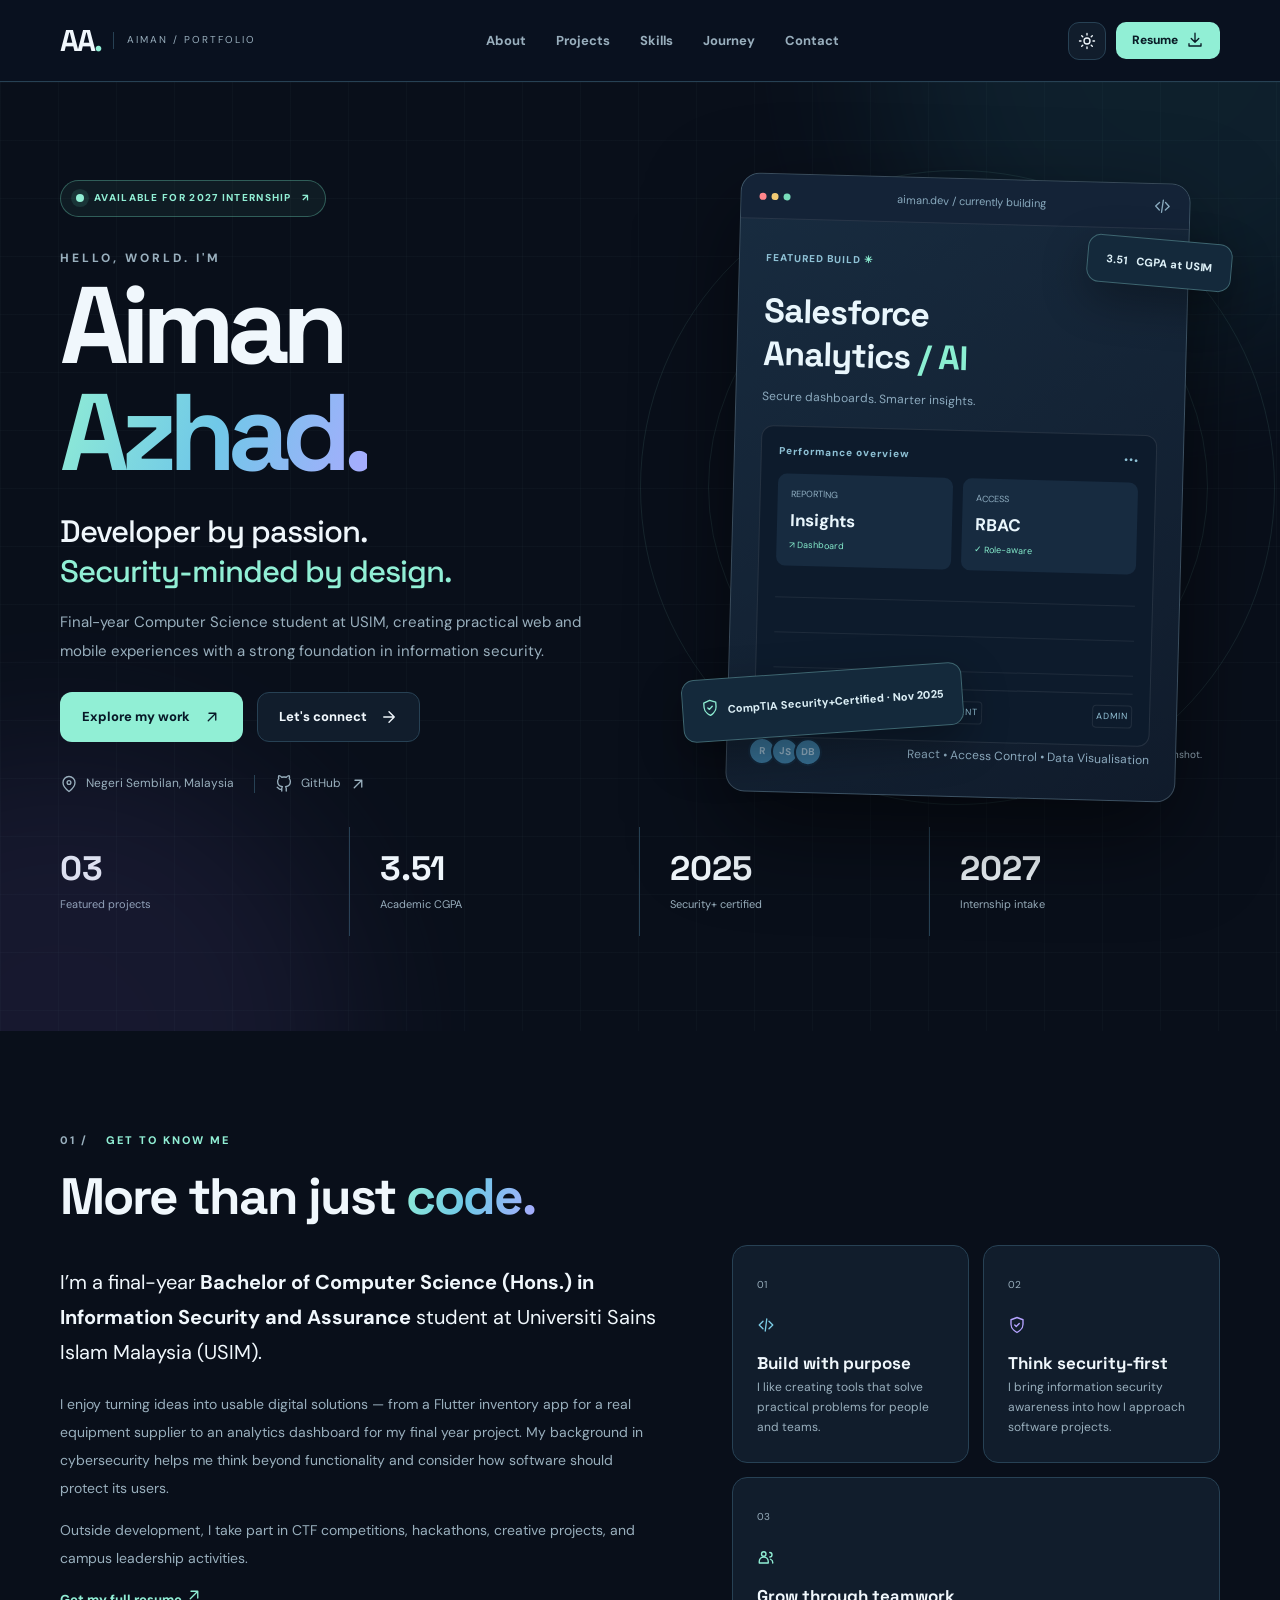
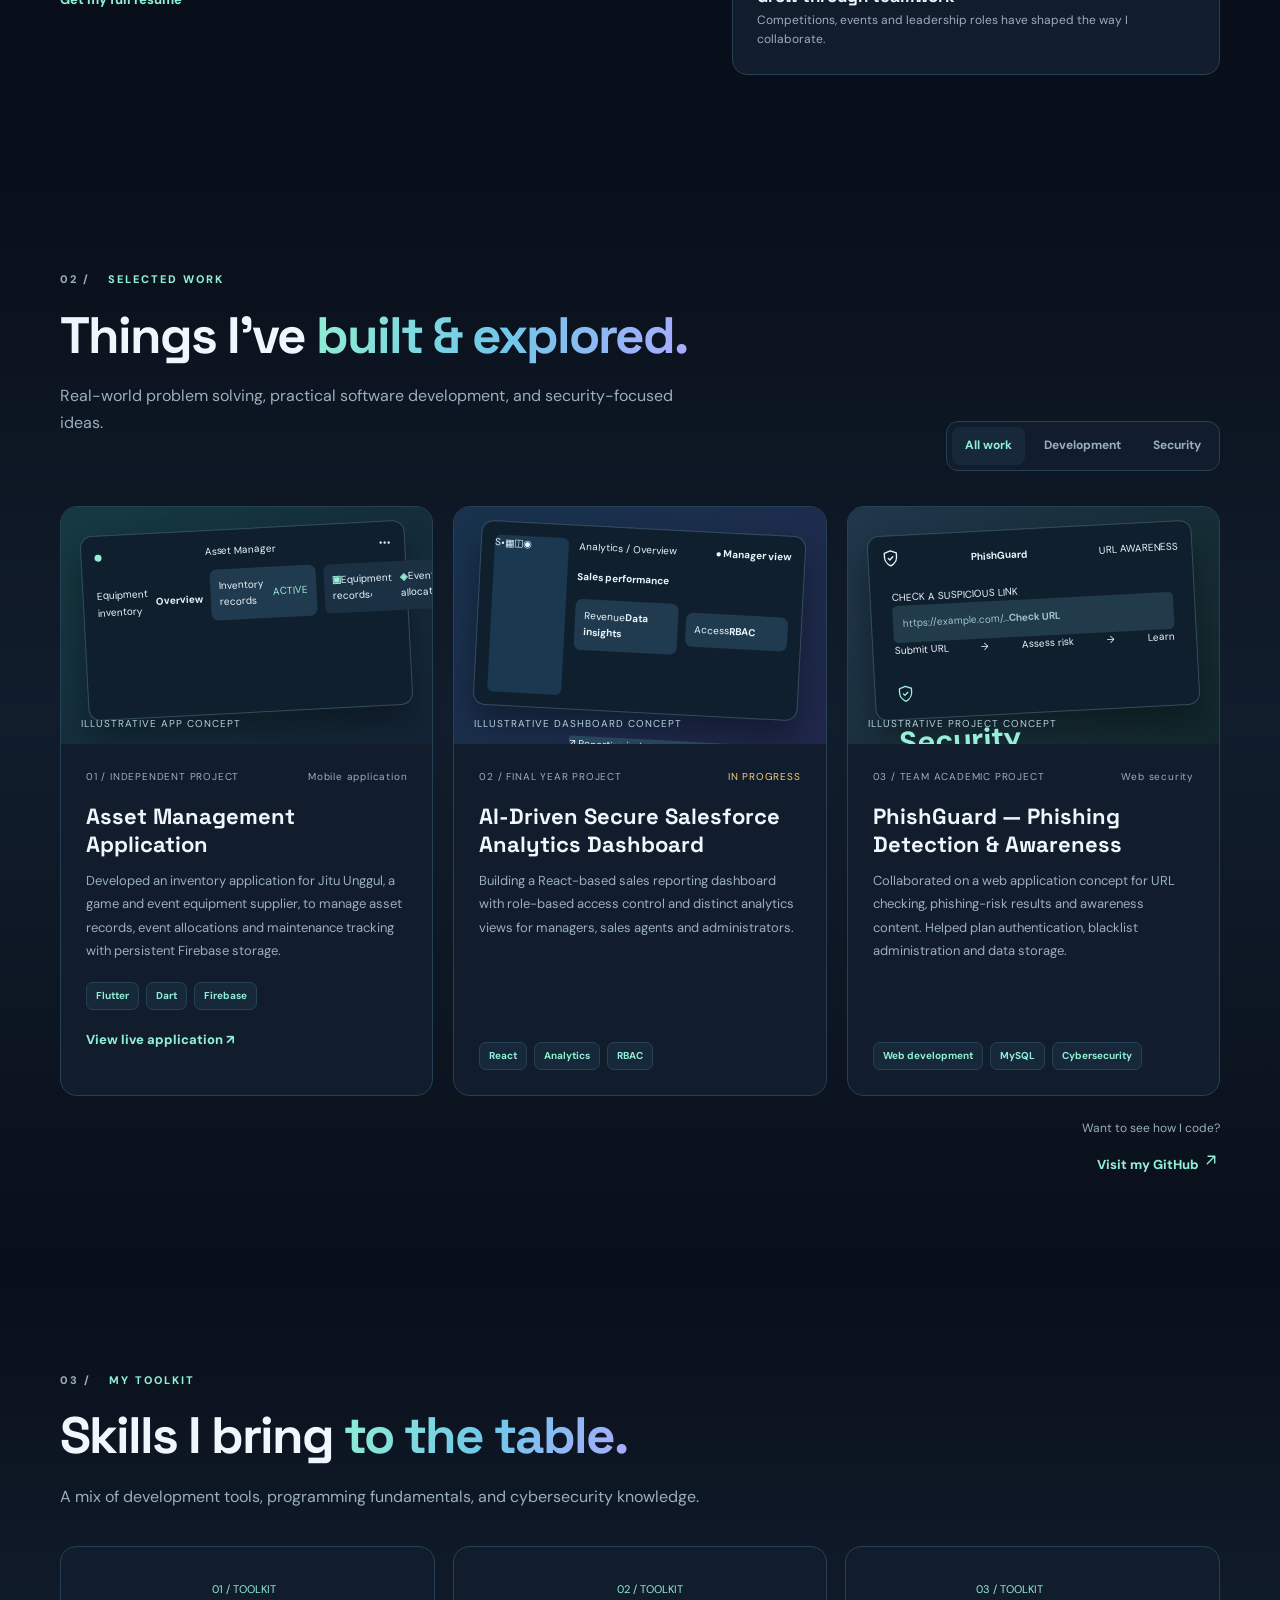
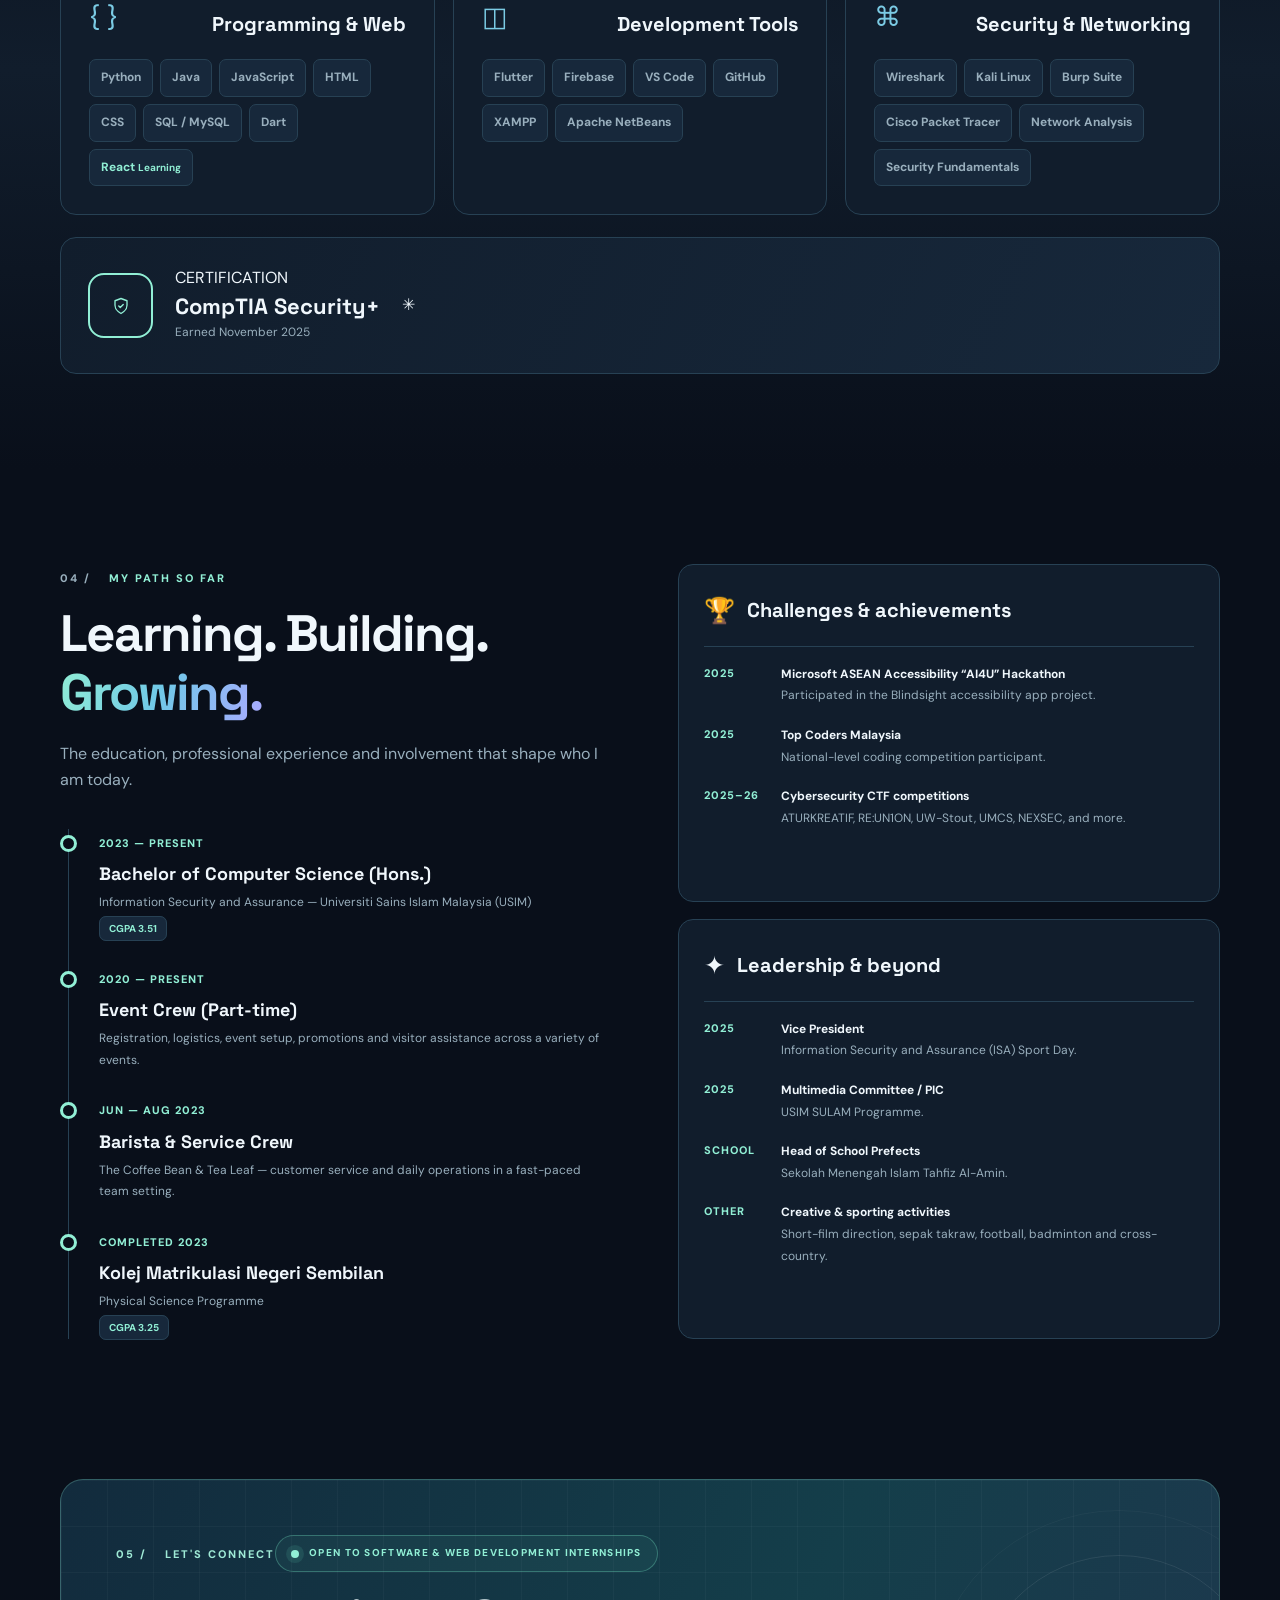
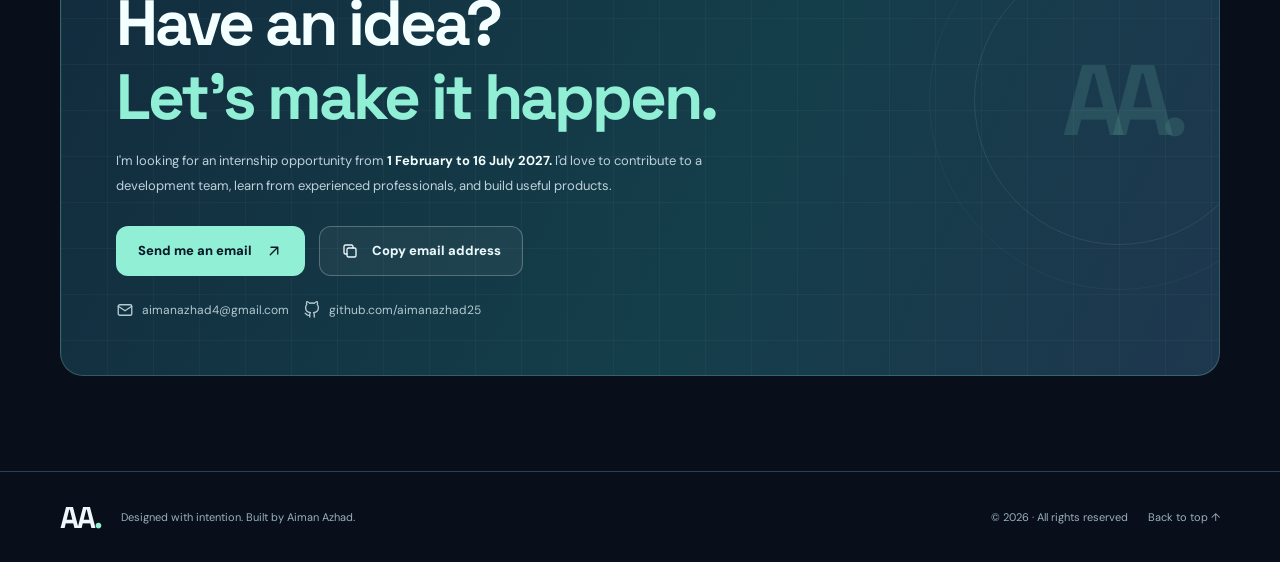
<file: index.html>
<!doctype html>
<html lang="en" data-theme="dark">
<head>
  <meta charset="UTF-8">
  <meta name="viewport" content="width=device-width, initial-scale=1">
  <meta name="theme-color" content="#090f1a">
  <meta name="description" content="Portfolio of Aiman Azhad, an information security student and software developer building practical, secure web and mobile applications.">
  <meta property="og:title" content="Aiman Azhad — Software Developer & Security Enthusiast">
  <meta property="og:description" content="Projects, technical skills, experience and internship availability of Aiman Azhad.">
  <meta property="og:type" content="website">
  <title>Aiman Azhad — Developer Portfolio</title>
  <link rel="icon" type="image/svg+xml" href="assets/favicon.svg">
  <link rel="preconnect" href="https://fonts.googleapis.com">
  <link rel="preconnect" href="https://fonts.gstatic.com" crossorigin>
  <link href="https://fonts.googleapis.com/css2?family=DM+Sans:wght@400;500;600;700&family=Space+Grotesk:wght@400;500;600;700&display=swap" rel="stylesheet">
  <link rel="stylesheet" href="styles.css">
  <script src="script.js" defer></script>
</head>
<body>
  <svg class="svg-defs" xmlns="http://www.w3.org/2000/svg" aria-hidden="true">
    <symbol id="i-arrow" viewBox="0 0 24 24"><path d="M5 12h14m-7-7 7 7-7 7"/></symbol>
    <symbol id="i-arrow-diagonal" viewBox="0 0 24 24"><path d="M7 17 17 7M8 7h9v9"/></symbol>
    <symbol id="i-download" viewBox="0 0 24 24"><path d="M12 3v12m-5-5 5 5 5-5M4 17v3h16v-3"/></symbol>
    <symbol id="i-mail" viewBox="0 0 24 24"><rect x="3" y="5" width="18" height="14" rx="2"/><path d="m3 7 9 6 9-6"/></symbol>
    <symbol id="i-github" viewBox="0 0 24 24"><path d="M9 19c-4.3 1.3-4.3-2.2-6-2.6m12 5v-3.4a3.1 3.1 0 0 0-.9-2.4c3.1-.4 6.4-1.5 6.4-7A5.5 5.5 0 0 0 19 4.8 5.1 5.1 0 0 0 18.9 1S17.7.6 15 3a13.3 13.3 0 0 0-6 0C6.3.6 5.1 1 5.1 1A5.1 5.1 0 0 0 5 4.8a5.5 5.5 0 0 0-1.5 3.8c0 5.5 3.3 6.6 6.4 7A3.1 3.1 0 0 0 9 18v3.4"/></symbol>
    <symbol id="i-sun" viewBox="0 0 24 24"><circle cx="12" cy="12" r="4"/><path d="M12 2v2m0 16v2M4.93 4.93l1.42 1.42m11.3 11.3 1.42 1.42M2 12h2m16 0h2M4.93 19.07l1.42-1.42m11.3-11.3 1.42-1.42"/></symbol>
    <symbol id="i-moon" viewBox="0 0 24 24"><path d="M20.7 13.4A9 9 0 0 1 10.6 3.3a9 9 0 1 0 10.1 10.1Z"/></symbol>
    <symbol id="i-menu" viewBox="0 0 24 24"><path d="M4 7h16M4 12h16M4 17h16"/></symbol>
    <symbol id="i-x" viewBox="0 0 24 24"><path d="M5 5 19 19M19 5 5 19"/></symbol>
    <symbol id="i-shield" viewBox="0 0 24 24"><path d="M12 22s8-4 8-11V5l-8-3-8 3v6c0 7 8 11 8 11Z"/><path d="m9 12 2 2 4-4"/></symbol>
    <symbol id="i-code" viewBox="0 0 24 24"><path d="m8 7-5 5 5 5m8-10 5 5-5 5m-3-13-2 16"/></symbol>
    <symbol id="i-users" viewBox="0 0 24 24"><circle cx="9" cy="8" r="3"/><path d="M3 20v-2a6 6 0 0 1 12 0v2H3Zm14-14a3 3 0 0 1 0 6m1 3a5 5 0 0 1 3 5"/></symbol>
    <symbol id="i-location" viewBox="0 0 24 24"><path d="M20 10c0 6-8 12-8 12S4 16 4 10a8 8 0 1 1 16 0Z"/><circle cx="12" cy="10" r="2.5"/></symbol>
    <symbol id="i-check" viewBox="0 0 24 24"><path d="m5 12 4 4L19 6"/></symbol>
    <symbol id="i-copy" viewBox="0 0 24 24"><rect x="8" y="8" width="12" height="12" rx="2"/><path d="M16 8V6a2 2 0 0 0-2-2H6a2 2 0 0 0-2 2v8a2 2 0 0 0 2 2h2"/></symbol>
  </svg>
  <a class="skip-link" href="#main">Skip to content</a>
  <header class="site-header" id="top">
    <div class="container nav-wrap">
      <a class="brand" href="#top" aria-label="Aiman Azhad, back to top"><span class="brand-mark">AA<span class="brand-dot">.</span></span><span class="brand-caption">aiman / portfolio</span></a>
      <nav class="desktop-nav" aria-label="Main navigation">
        <a href="#about">About</a><a href="#projects">Projects</a><a href="#skills">Skills</a><a href="#journey">Journey</a><a href="#contact">Contact</a>
      </nav>
      <div class="nav-actions">
        <button class="icon-button theme-toggle" id="themeToggle" type="button" aria-label="Switch to light mode" title="Toggle light/dark theme"><svg class="icon"><use href="#i-sun"/></svg></button>
        <a class="nav-resume" href="resume.html">Resume <svg class="icon"><use href="#i-download"/></svg></a>
        <button class="icon-button menu-toggle" id="menuToggle" type="button" aria-expanded="false" aria-controls="mobileNav" aria-label="Open navigation"><svg class="icon"><use href="#i-menu"/></svg></button>
      </div>
    </div>
    <nav class="mobile-nav" id="mobileNav" aria-label="Mobile navigation" hidden>
      <a href="#about">About</a><a href="#projects">Projects</a><a href="#skills">Skills</a><a href="#journey">Journey</a><a href="#contact">Contact</a>
    </nav>
  </header>

  <main id="main">
    <section class="hero section" aria-labelledby="hero-title">
      <div class="hero-glow hero-glow-one" aria-hidden="true"></div><div class="hero-glow hero-glow-two" aria-hidden="true"></div>
      <div class="container hero-grid">
        <div class="hero-content">
          <div class="availability"><span class="pulse-dot"></span> AVAILABLE FOR 2027 INTERNSHIP <span class="availability-arrow">↗</span></div>
          <p class="hero-intro">HELLO, WORLD. I'M</p>
          <h1 id="hero-title">Aiman<br><span class="gradient-text">Azhad.</span></h1>
          <p class="hero-subtitle">Developer by passion.<br><span>Security-minded by design.</span></p>
          <p class="hero-description">Final-year Computer Science student at USIM, creating practical web and mobile experiences with a strong foundation in information security.</p>
          <div class="hero-cta">
            <a class="button button-primary" href="#projects">Explore my work <svg class="icon"><use href="#i-arrow-diagonal"/></svg></a>
            <a class="button button-outline" href="#contact">Let's connect <svg class="icon"><use href="#i-arrow"/></svg></a>
          </div>
          <div class="hero-meta"><span><svg class="icon"><use href="#i-location"/></svg> Negeri Sembilan, Malaysia</span><span class="meta-separator"></span><a href="https://github.com/aimanazhad25" target="_blank" rel="noopener noreferrer"><svg class="icon"><use href="#i-github"/></svg> GitHub <svg class="icon small-icon"><use href="#i-arrow-diagonal"/></svg></a></div>
        </div>
        <div class="hero-visual" aria-label="Illustrative developer dashboard concept">
          <div class="orbit orb-a"></div><div class="orbit orb-b"></div>
          <div class="focus-card">
            <div class="focus-top"><div class="window-dots"><i></i><i></i><i></i></div><span>aiman.dev / currently building</span><svg class="icon"><use href="#i-code"/></svg></div>
            <div class="focus-body">
              <div class="focus-heading"><span class="focus-mini-label">FEATURED BUILD <span class="tiny-star">✳</span></span><span class="focus-status">IN PROGRESS</span></div>
              <h2>Salesforce<br>Analytics <span class="text-muted">/ AI</span></h2>
              <p>Secure dashboards. Smarter insights.</p>
              <div class="preview-panel">
                <div class="preview-top"><span>Performance overview</span><span class="preview-dots">•••</span></div>
                <div class="mini-kpi-row"><div class="mini-kpi"><span>REPORTING</span><b>Insights</b><em>↗ Dashboard</em></div><div class="mini-kpi"><span>ACCESS</span><b>RBAC</b><em>✓ Role-aware</em></div></div>
                <div class="chart-area"><div class="chart-grid"><i></i><i></i><i></i></div><svg viewBox="0 0 340 110" preserveAspectRatio="none" role="img" aria-label="Decorative chart visualization"><defs><linearGradient id="chartFill" x1="0" y1="0" x2="0" y2="1"><stop offset="0%" stop-color="#66d4be" stop-opacity=".30"/><stop offset="100%" stop-color="#66d4be" stop-opacity="0"/></linearGradient></defs><path d="M0 89 L48 67 L96 73 L145 40 L193 57 L240 21 L290 34 L340 10 L340 110 L0 110 Z" fill="url(#chartFill)"/><polyline points="0,89 48,67 96,73 145,40 193,57 240,21 290,34 340,10" fill="none" stroke="#6fe7cf" stroke-width="3" stroke-linejoin="round" stroke-linecap="round"/><circle cx="340" cy="10" r="5" fill="#b5fff0" stroke="#163d38" stroke-width="2"/></svg></div>
                <div class="roles-line"><span>MANAGER</span><span>AGENT</span><span>ADMIN</span></div>
              </div>
              <div class="focus-foot"><div class="tech-overlap"><span>R</span><span>JS</span><span>DB</span></div><span>React • Access Control • Data Visualisation</span></div>
            </div>
          </div>
          <div class="float-chip chip-cert"><span class="chip-icon"><svg class="icon"><use href="#i-shield"/></svg></span><div><strong>CompTIA Security+</strong><span>Certified · Nov 2025</span></div></div>
          <div class="float-chip chip-gpa"><strong>3.51</strong><span>CGPA at USIM</span></div>
          <p class="visual-note">A visual concept, not a product screenshot.</p>
        </div>
      </div>
      <div class="container metrics-row" aria-label="Profile highlights"><div class="metric"><strong>03</strong><span>Featured projects</span></div><div class="metric"><strong>3.51</strong><span>Academic CGPA</span></div><div class="metric"><strong>2025</strong><span>Security+ certified</span></div><div class="metric"><strong>2027</strong><span>Internship intake</span></div></div>
    </section>

    <section class="section about-section" id="about" aria-labelledby="about-title">
      <div class="container">
        <div class="section-head"><span class="section-kicker"><span class="section-index">01 /</span> GET TO KNOW ME</span><h2 id="about-title">More than just <span class="gradient-text">code.</span></h2></div>
        <div class="about-grid">
          <div class="about-copy"><p class="lead">I’m a final-year <strong>Bachelor of Computer Science (Hons.) in Information Security and Assurance</strong> student at Universiti Sains Islam Malaysia (USIM).</p><p>I enjoy turning ideas into usable digital solutions — from a Flutter inventory app for a real equipment supplier to an analytics dashboard for my final year project. My background in cybersecurity helps me think beyond functionality and consider how software should protect its users.</p><p>Outside development, I take part in CTF competitions, hackathons, creative projects, and campus leadership activities.</p><a href="resume.html" class="text-link">Get my full resume <svg class="icon"><use href="#i-arrow-diagonal"/></svg></a></div>
          <div class="about-values"><article class="value-card"><span class="value-number">01</span><div class="value-icon cyan"><svg class="icon"><use href="#i-code"/></svg></div><h3>Build with purpose</h3><p>I like creating tools that solve practical problems for people and teams.</p></article><article class="value-card"><span class="value-number">02</span><div class="value-icon violet"><svg class="icon"><use href="#i-shield"/></svg></div><h3>Think security-first</h3><p>I bring information security awareness into how I approach software projects.</p></article><article class="value-card"><span class="value-number">03</span><div class="value-icon green"><svg class="icon"><use href="#i-users"/></svg></div><h3>Grow through teamwork</h3><p>Competitions, events and leadership roles have shaped the way I collaborate.</p></article></div>
        </div>
      </div>
    </section>

    <section class="section project-section" id="projects" aria-labelledby="projects-title">
      <div class="container"><div class="section-topline"><div class="section-head"><span class="section-kicker"><span class="section-index">02 /</span> SELECTED WORK</span><h2 id="projects-title">Things I've <span class="gradient-text">built & explored.</span></h2><p>Real-world problem solving, practical software development, and security-focused ideas.</p></div><div class="project-filters" role="group" aria-label="Filter projects"><button class="filter-button active" type="button" data-filter="all" aria-pressed="true">All work</button><button class="filter-button" type="button" data-filter="development" aria-pressed="false">Development</button><button class="filter-button" type="button" data-filter="security" aria-pressed="false">Security</button></div></div>
        <div class="project-grid">
          <article class="project-card" data-category="development"><div class="project-art art-assets" aria-label="Illustrative asset management app interface"><div class="art-noise"></div><div class="art-device"><div class="device-top"><span class="device-dot"></span> Asset Manager <span>•••</span></div><div class="device-overview"><span>Equipment inventory</span><strong>Overview</strong><div class="asset-stat"><span>Inventory records</span><span class="small-badge">ACTIVE</span></div><div class="asset-list"><div><b class="asset-icon">▣</b><span>Equipment records</span><i>›</i></div><div><b class="asset-icon">◈</b><span>Event allocation</span><i>›</i></div><div><b class="asset-icon">⚙</b><span>Maintenance log</span><i>›</i></div></div></div></div><span class="art-caption">ILLUSTRATIVE APP CONCEPT</span></div><div class="project-info"><div class="project-overline"><span>01 / INDEPENDENT PROJECT</span><span class="project-year">Mobile application</span></div><h3>Asset Management Application</h3><p>Developed an inventory application for Jitu Unggul, a game and event equipment supplier, to manage asset records, event allocations and maintenance tracking with persistent Firebase storage.</p><div class="tag-list"><span>Flutter</span><span>Dart</span><span>Firebase</span></div><p style="margin-top:18px"><a class="text-link" href="https://jitu-unggul-asset-management.web.app" target="_blank" rel="noopener noreferrer">View live application ↗</a></p></div></article>
          <article class="project-card" data-category="development security"><div class="project-art art-sales" aria-label="Illustrative sales analytics dashboard"><div class="art-noise"></div><div class="sales-ui"><div class="sales-sidebar"><span class="sales-logo">S<span>•</span></span><span>▦</span><span>◫</span><span>◉</span></div><div class="sales-main"><div class="sales-header"><span>Analytics / Overview</span><b>● Manager view</b></div><h4>Sales performance</h4><div class="sales-stat-row"><div><span>Revenue</span><strong>Data insights</strong></div><div><span>Access</span><strong>RBAC</strong></div></div><div class="bar-chart"><i style="--bar:44%"></i><i style="--bar:72%"></i><i style="--bar:58%"></i><i style="--bar:83%"></i><i style="--bar:66%"></i><i style="--bar:94%"></i><i style="--bar:76%"></i><i style="--bar:98%"></i></div><div class="sales-bottom"><span>↗ Reporting insights</span><span>AI-driven</span></div></div></div><span class="art-caption">ILLUSTRATIVE DASHBOARD CONCEPT</span></div><div class="project-info"><div class="project-overline"><span>02 / FINAL YEAR PROJECT</span><span class="status-inprogress"><i></i> IN PROGRESS</span></div><h3>AI-Driven Secure Salesforce Analytics Dashboard</h3><p>Building a React-based sales reporting dashboard with role-based access control and distinct analytics views for managers, sales agents and administrators.</p><div class="tag-list"><span>React</span><span>Analytics</span><span>RBAC</span></div></div></article>
          <article class="project-card" data-category="security"><div class="project-art art-phish" aria-label="Illustrative phishing awareness interface"><div class="art-noise"></div><div class="phish-window"><div class="phish-nav"><span class="phish-logo"><svg class="icon"><use href="#i-shield"/></svg></span><b>PhishGuard</b><span>URL AWARENESS</span></div><div class="phish-inner"><span class="scan-caption">CHECK A SUSPICIOUS LINK</span><div class="fake-input"><span>https://example.com/...</span><b>Check URL</b></div><div class="scan-flow"><span>Submit URL</span><i>→</i><span>Assess risk</span><i>→</i><span>Learn</span></div><div class="phish-shield"><svg class="icon"><use href="#i-shield"/></svg><div><b>Security awareness</b><span>Understand phishing risks</span></div></div></div></div><span class="art-caption">ILLUSTRATIVE PROJECT CONCEPT</span></div><div class="project-info"><div class="project-overline"><span>03 / TEAM ACADEMIC PROJECT</span><span class="project-year">Web security</span></div><h3>PhishGuard — Phishing Detection & Awareness</h3><p>Collaborated on a web application concept for URL checking, phishing-risk results and awareness content. Helped plan authentication, blacklist administration and data storage.</p><div class="tag-list"><span>Web development</span><span>MySQL</span><span>Cybersecurity</span></div></div></article>
        </div>
        <div class="projects-end"><p>Want to see how I code?</p><a href="https://github.com/aimanazhad25" target="_blank" rel="noopener noreferrer" class="text-link">Visit my GitHub <svg class="icon"><use href="#i-arrow-diagonal"/></svg></a></div>
      </div>
    </section>

    <section class="section skills-section" id="skills" aria-labelledby="skills-title"><div class="container"><div class="section-head"><span class="section-kicker"><span class="section-index">03 /</span> MY TOOLKIT</span><h2 id="skills-title">Skills I bring <span class="gradient-text">to the table.</span></h2><p>A mix of development tools, programming fundamentals, and cybersecurity knowledge.</p></div><div class="skills-grid"><article class="skill-box"><div class="skill-heading"><span class="skill-illustration">{ }</span><div><span class="skill-number">01 / TOOLKIT</span><h3>Programming & Web</h3></div></div><div class="skill-pills"><span>Python</span><span>Java</span><span>JavaScript</span><span>HTML</span><span>CSS</span><span>SQL / MySQL</span><span>Dart</span><span class="learning">React <small>Learning</small></span></div></article><article class="skill-box"><div class="skill-heading"><span class="skill-illustration">◫</span><div><span class="skill-number">02 / TOOLKIT</span><h3>Development Tools</h3></div></div><div class="skill-pills"><span>Flutter</span><span>Firebase</span><span>VS Code</span><span>GitHub</span><span>XAMPP</span><span>Apache NetBeans</span></div></article><article class="skill-box"><div class="skill-heading"><span class="skill-illustration">⌘</span><div><span class="skill-number">03 / TOOLKIT</span><h3>Security & Networking</h3></div></div><div class="skill-pills"><span>Wireshark</span><span>Kali Linux</span><span>Burp Suite</span><span>Cisco Packet Tracer</span><span>Network Analysis</span><span>Security Fundamentals</span></div></article></div><div class="cert-banner"><div class="cert-emblem"><svg class="icon"><use href="#i-shield"/></svg></div><div><span>CERTIFICATION</span><h3>CompTIA Security+</h3><p>Earned November 2025</p></div><span class="cert-star" aria-hidden="true">✳</span></div></div></section>

    <section class="section journey-section" id="journey" aria-labelledby="journey-title"><div class="container journey-layout"><div class="journey-left"><div class="section-head"><span class="section-kicker"><span class="section-index">04 /</span> MY PATH SO FAR</span><h2 id="journey-title">Learning. Building. <span class="gradient-text">Growing.</span></h2><p>The education, professional experience and involvement that shape who I am today.</p></div><div class="timeline"><article class="timeline-item"><span class="timeline-date">2023 — PRESENT</span><h3>Bachelor of Computer Science (Hons.)</h3><p>Information Security and Assurance — Universiti Sains Islam Malaysia (USIM)</p><span class="timeline-note">CGPA 3.51</span></article><article class="timeline-item"><span class="timeline-date">2020 — PRESENT</span><h3>Event Crew (Part-time)</h3><p>Registration, logistics, event setup, promotions and visitor assistance across a variety of events.</p></article><article class="timeline-item"><span class="timeline-date">JUN — AUG 2023</span><h3>Barista & Service Crew</h3><p>The Coffee Bean & Tea Leaf — customer service and daily operations in a fast-paced team setting.</p></article><article class="timeline-item"><span class="timeline-date">COMPLETED 2023</span><h3>Kolej Matrikulasi Negeri Sembilan</h3><p>Physical Science Programme</p><span class="timeline-note">CGPA 3.25</span></article></div></div><div class="journey-right"><article class="highlights-panel"><div class="panel-title"><span>🏆</span><h3>Challenges & achievements</h3></div><div class="highlight-list"><div><span class="highlight-time">2025</span><p><strong>Microsoft ASEAN Accessibility “AI4U” Hackathon</strong><br>Participated in the Blindsight accessibility app project.</p></div><div><span class="highlight-time">2025</span><p><strong>Top Coders Malaysia</strong><br>National-level coding competition participant.</p></div><div><span class="highlight-time">2025–26</span><p><strong>Cybersecurity CTF competitions</strong><br>ATURKREATIF, RE:UN1ON, UW-Stout, UMCS, NEXSEC, and more.</p></div></div></article><article class="highlights-panel leadership-panel"><div class="panel-title"><span>✦</span><h3>Leadership & beyond</h3></div><div class="highlight-list"><div><span class="highlight-time">2025</span><p><strong>Vice President</strong><br>Information Security and Assurance (ISA) Sport Day.</p></div><div><span class="highlight-time">2025</span><p><strong>Multimedia Committee / PIC</strong><br>USIM SULAM Programme.</p></div><div><span class="highlight-time">SCHOOL</span><p><strong>Head of School Prefects</strong><br>Sekolah Menengah Islam Tahfiz Al-Amin.</p></div><div><span class="highlight-time">OTHER</span><p><strong>Creative & sporting activities</strong><br>Short-film direction, sepak takraw, football, badminton and cross-country.</p></div></div></article></div></div></section>

    <section class="section contact-section" id="contact" aria-labelledby="contact-title"><div class="container"><div class="contact-shell"><div class="contact-grid-pattern" aria-hidden="true"></div><div class="contact-content"><span class="section-kicker"><span class="section-index">05 /</span> LET'S CONNECT</span><div class="contact-availability"><span class="pulse-dot"></span> OPEN TO SOFTWARE & WEB DEVELOPMENT INTERNSHIPS</div><h2 id="contact-title">Have an idea?<br><span>Let's make it happen.</span></h2><p>I'm looking for an internship opportunity from <strong>1 February to 16 July 2027.</strong> I'd love to contribute to a development team, learn from experienced professionals, and build useful products.</p><div class="contact-buttons"><a href="mailto:aimanazhad4@gmail.com?subject=Internship%20Opportunity%20for%20Aiman%20Azhad" class="button button-light">Send me an email <svg class="icon"><use href="#i-arrow-diagonal"/></svg></a><button type="button" class="button button-ghost copy-email" id="copyEmail"><svg class="icon"><use href="#i-copy"/></svg><span id="copyText">Copy email address</span></button></div><div class="contact-links"><a href="mailto:aimanazhad4@gmail.com"><svg class="icon"><use href="#i-mail"/></svg> aimanazhad4@gmail.com</a><a href="https://github.com/aimanazhad25" target="_blank" rel="noopener noreferrer"><svg class="icon"><use href="#i-github"/></svg> github.com/aimanazhad25</a></div></div><div class="contact-ornament" aria-hidden="true"><div class="ornament-ring"><div class="ornament-core">AA<span>.</span></div></div></div></div></div></section>
  </main>
  <footer class="footer"><div class="container footer-inner"><a href="#top" class="footer-logo">AA<span>.</span></a><p>Designed with intention. Built by Aiman Azhad.</p><span>© <span id="copyrightYear">2026</span> · All rights reserved</span><a class="back-top" href="#top">Back to top ↑</a></div></footer>
  <div class="toast" role="status" aria-live="polite" id="toast"></div>
</body>
</html>
</file>
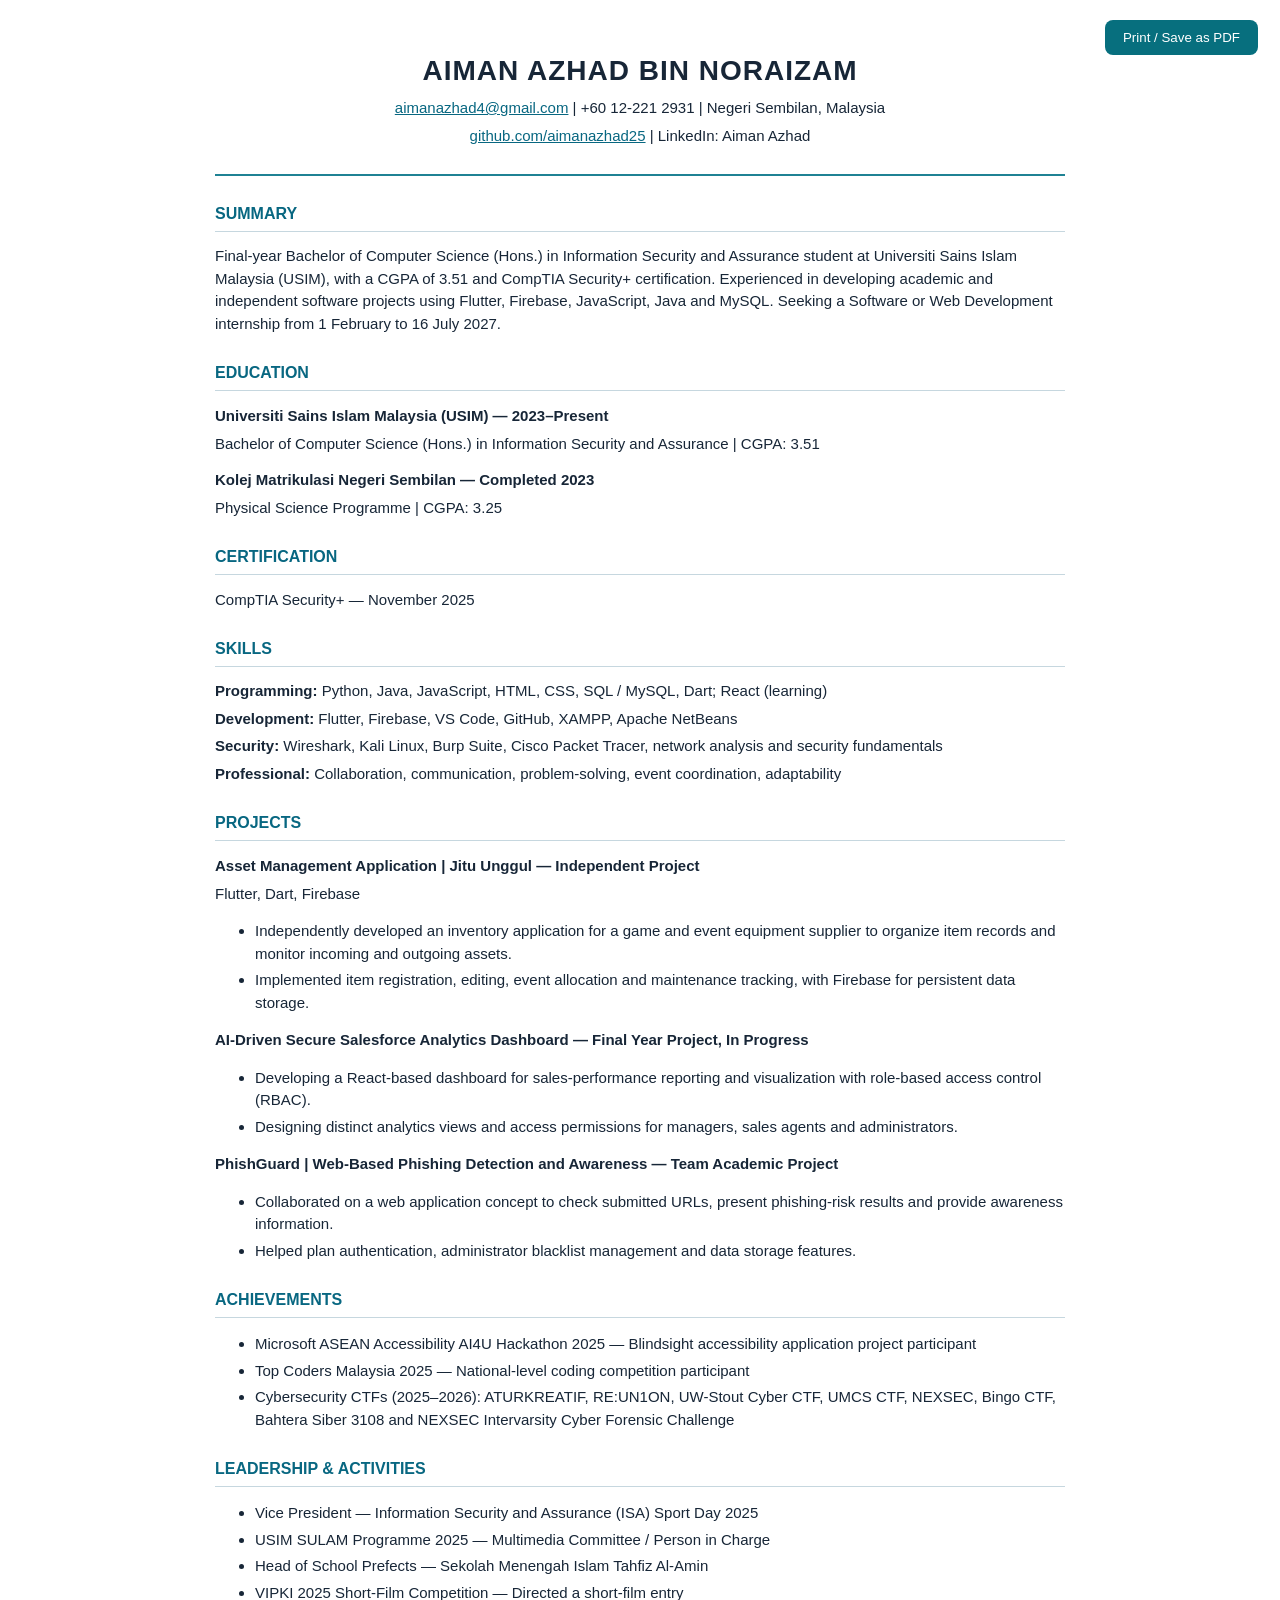
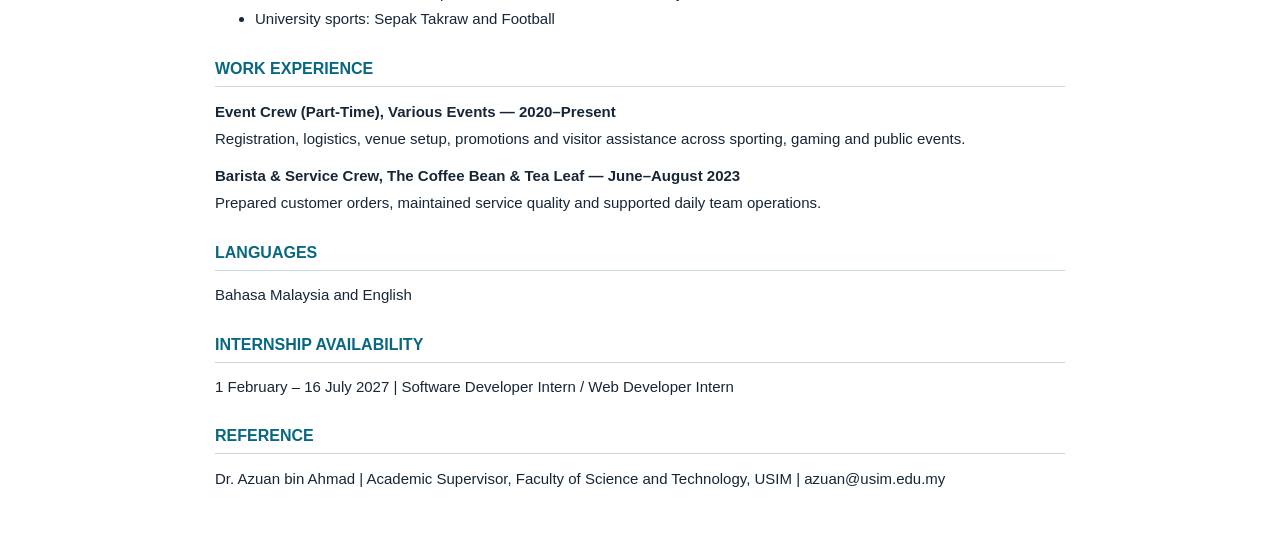
<file: resume.html>
<!doctype html><html lang="en"><head><meta charset="utf-8"><meta name="viewport" content="width=device-width,initial-scale=1"><title>Resume | Aiman Azhad</title><style>body{font:15px/1.5 Arial,sans-serif;max-width:850px;margin:50px auto;padding:0 24px;color:#172637}header{text-align:center;border-bottom:2px solid #1f8294;padding-bottom:22px}h1{font-size:28px;letter-spacing:1px;margin:0}h2{color:#086781;text-transform:uppercase;font-size:16px;border-bottom:1px solid #c6d7df;padding-bottom:5px;margin-top:26px}h3{font-size:15px;margin:14px 0 4px}p{margin:5px 0}li{margin:4px 0}a{color:#086781}.sub{color:#527182}.print{position:fixed;right:22px;top:20px;padding:10px 18px;background:#076f7e;color:white;border:0;border-radius:8px;cursor:pointer}@media print{body{margin:10px auto;font-size:11px}.print{display:none}h2{margin-top:15px}h3{margin-top:9px}}</style></head><body><button class="print" onclick="window.print()">Print / Save as PDF</button><header><h1>AIMAN AZHAD BIN NORAIZAM</h1><p><a href="mailto:aimanazhad4@gmail.com">aimanazhad4@gmail.com</a> | +60 12-221 2931 | Negeri Sembilan, Malaysia</p><p><a href="https://github.com/aimanazhad25">github.com/aimanazhad25</a> | LinkedIn: Aiman Azhad</p></header>
<h2>Summary</h2><p>Final-year Bachelor of Computer Science (Hons.) in Information Security and Assurance student at Universiti Sains Islam Malaysia (USIM), with a CGPA of 3.51 and CompTIA Security+ certification. Experienced in developing academic and independent software projects using Flutter, Firebase, JavaScript, Java and MySQL. Seeking a Software or Web Development internship from 1 February to 16 July 2027.</p>
<h2>Education</h2><h3>Universiti Sains Islam Malaysia (USIM) — 2023–Present</h3><p>Bachelor of Computer Science (Hons.) in Information Security and Assurance | CGPA: 3.51</p><h3>Kolej Matrikulasi Negeri Sembilan — Completed 2023</h3><p>Physical Science Programme | CGPA: 3.25</p>
<h2>Certification</h2><p>CompTIA Security+ — November 2025</p>
<h2>Skills</h2><p><b>Programming:</b> Python, Java, JavaScript, HTML, CSS, SQL / MySQL, Dart; React (learning)</p><p><b>Development:</b> Flutter, Firebase, VS Code, GitHub, XAMPP, Apache NetBeans</p><p><b>Security:</b> Wireshark, Kali Linux, Burp Suite, Cisco Packet Tracer, network analysis and security fundamentals</p><p><b>Professional:</b> Collaboration, communication, problem-solving, event coordination, adaptability</p>
<h2>Projects</h2><h3>Asset Management Application | Jitu Unggul — Independent Project</h3><p>Flutter, Dart, Firebase</p><ul><li>Independently developed an inventory application for a game and event equipment supplier to organize item records and monitor incoming and outgoing assets.</li><li>Implemented item registration, editing, event allocation and maintenance tracking, with Firebase for persistent data storage.</li></ul>
<h3>AI-Driven Secure Salesforce Analytics Dashboard — Final Year Project, In Progress</h3><ul><li>Developing a React-based dashboard for sales-performance reporting and visualization with role-based access control (RBAC).</li><li>Designing distinct analytics views and access permissions for managers, sales agents and administrators.</li></ul>
<h3>PhishGuard | Web-Based Phishing Detection and Awareness — Team Academic Project</h3><ul><li>Collaborated on a web application concept to check submitted URLs, present phishing-risk results and provide awareness information.</li><li>Helped plan authentication, administrator blacklist management and data storage features.</li></ul>
<h2>Achievements</h2><ul><li>Microsoft ASEAN Accessibility AI4U Hackathon 2025 — Blindsight accessibility application project participant</li><li>Top Coders Malaysia 2025 — National-level coding competition participant</li><li>Cybersecurity CTFs (2025–2026): ATURKREATIF, RE:UN1ON, UW-Stout Cyber CTF, UMCS CTF, NEXSEC, Bingo CTF, Bahtera Siber 3108 and NEXSEC Intervarsity Cyber Forensic Challenge</li></ul>
<h2>Leadership & Activities</h2><ul><li>Vice President — Information Security and Assurance (ISA) Sport Day 2025</li><li>USIM SULAM Programme 2025 — Multimedia Committee / Person in Charge</li><li>Head of School Prefects — Sekolah Menengah Islam Tahfiz Al-Amin</li><li>VIPKI 2025 Short-Film Competition — Directed a short-film entry</li><li>University sports: Sepak Takraw and Football</li></ul>
<h2>Work Experience</h2><h3>Event Crew (Part-Time), Various Events — 2020–Present</h3><p>Registration, logistics, venue setup, promotions and visitor assistance across sporting, gaming and public events.</p><h3>Barista & Service Crew, The Coffee Bean & Tea Leaf — June–August 2023</h3><p>Prepared customer orders, maintained service quality and supported daily team operations.</p>
<h2>Languages</h2><p>Bahasa Malaysia and English</p><h2>Internship Availability</h2><p>1 February – 16 July 2027 | Software Developer Intern / Web Developer Intern</p><h2>Reference</h2><p>Dr. Azuan bin Ahmad | Academic Supervisor, Faculty of Science and Technology, USIM | azuan@usim.edu.my</p>
</body></html>
</file>
<file: styles.css>
:root{color-scheme:dark;--bg:#090f1a;--surface:#111d2c;--surface2:#17283b;--line:#274154;--text:#f0f7fc;--muted:#99afbd;--mint:#91efd5;--cyan:#7bcbe4;--violet:#b5a3ff;--header:#0a1221ed}
[data-theme=light]{color-scheme:light;--bg:#f6f9fb;--surface:#fff;--surface2:#ebf2f7;--line:#cddce5;--text:#142333;--muted:#526c7d;--mint:#168c77;--cyan:#128eae;--violet:#7866c1;--header:#f6f9fbed}
*{box-sizing:border-box}html{scroll-behavior:smooth;scroll-padding-top:95px}body{margin:0;background:var(--bg);color:var(--text);font-family:'DM Sans',Arial,sans-serif;line-height:1.65}a{color:inherit;text-decoration:none}button{font:inherit}a:hover,button:hover{opacity:.92}a:focus-visible,button:focus-visible{outline:3px solid var(--mint);outline-offset:3px}.container{width:min(1160px,calc(100% - 56px));margin:auto}.section{padding:95px 0}.icon{width:18px;height:18px;fill:none;stroke:currentColor;stroke-width:1.8;stroke-linecap:round;stroke-linejoin:round;flex:none}.svg-defs{position:absolute;width:0;height:0;overflow:hidden}.skip-link{position:absolute;top:-100px;left:15px;background:var(--mint);color:#081827;padding:12px;z-index:999}.skip-link:focus{top:15px}
.site-header{height:82px;position:sticky;top:0;z-index:100;background:var(--header);border-bottom:1px solid var(--line);backdrop-filter:blur(16px)}.nav-wrap,.desktop-nav,.nav-actions,.brand{display:flex;align-items:center}.nav-wrap{height:100%;justify-content:space-between;gap:15px}.brand{gap:12px;white-space:nowrap}.brand-mark,.footer-logo{font:700 30px 'Space Grotesk',sans-serif;letter-spacing:-2px}.brand-dot,.footer-logo span{color:var(--mint)}.brand-caption{font-size:10px;letter-spacing:2px;text-transform:uppercase;color:var(--muted);padding-left:13px;border-left:1px solid var(--line)}.desktop-nav{gap:30px}.desktop-nav a{font-size:13px;color:var(--muted);font-weight:700}.desktop-nav a:hover{color:var(--mint)}.nav-actions{gap:10px}.icon-button{display:flex;align-items:center;justify-content:center;width:38px;height:38px;background:var(--surface);color:var(--text);border:1px solid var(--line);border-radius:11px;cursor:pointer}.nav-resume{display:flex;align-items:center;gap:8px;background:var(--mint);color:#091b26;border-radius:10px;padding:9px 16px;font-size:12px;font-weight:800}.menu-toggle{display:none}.mobile-nav[hidden]{display:none}.mobile-nav{display:none}
.hero{position:relative;overflow:hidden;background-image:linear-gradient(#82b4c308 1px,transparent 1px),linear-gradient(90deg,#82b4c308 1px,transparent 1px);background-size:58px 58px}.hero-glow{position:absolute;width:580px;height:580px;border-radius:50%;pointer-events:none;filter:blur(80px);opacity:.15;background:#2d7f95}.hero-glow-one{top:-320px;right:-180px}.hero-glow-two{bottom:-300px;left:-230px;background:#6550a4}.hero-grid{display:grid;grid-template-columns:1.05fr .95fr;min-height:620px;gap:55px;align-items:center}.hero-content{position:relative;z-index:2}.availability,.contact-availability{display:inline-flex;align-items:center;gap:10px;color:var(--mint);border:1px solid #6ed4b65c;background:#6ed4b611;border-radius:30px;padding:9px 15px;font-size:10px;letter-spacing:1.3px;font-weight:800}.pulse-dot{display:inline-block;width:8px;height:8px;border-radius:100%;background:var(--mint);box-shadow:0 0 0 5px #64d6b320}.hero-intro{margin:32px 0 5px;color:var(--muted);font-size:12px;font-weight:800;letter-spacing:3px}.hero h1{font:700 clamp(75px,8.5vw,126px)/.98 'Space Grotesk',sans-serif;letter-spacing:-8px;margin:0 0 24px}.gradient-text{background:linear-gradient(110deg,#91eed4,#70c8e8,#aaaaff);color:transparent;background-clip:text}.hero-subtitle{font:500 clamp(22px,2.6vw,31px)/1.3 'Space Grotesk',sans-serif;letter-spacing:-1px;margin:0 0 17px}.hero-subtitle span{color:var(--mint)}.hero-description{color:var(--muted);font-size:15px;max-width:560px;line-height:1.9}.hero-cta,.hero-meta,.contact-buttons,.contact-links{display:flex;flex-wrap:wrap;align-items:center;gap:14px}.hero-cta{margin-top:27px}.button{display:inline-flex;align-items:center;justify-content:center;gap:13px;min-height:50px;padding:12px 21px;border:1px solid transparent;border-radius:12px;font-size:13px;font-weight:800;cursor:pointer;transition:transform .2s}.button:hover{transform:translateY(-2px)}.button-primary,.button-light{background:var(--mint);color:#071827}.button-outline,.button-ghost{border-color:var(--line);background:var(--surface);color:var(--text)}.hero-meta{margin-top:32px;font-size:12px;color:var(--muted);gap:20px}.hero-meta>span,.hero-meta>a,.contact-links a{display:flex;align-items:center;gap:8px}.meta-separator{height:18px;width:1px;background:var(--line)}
.hero-visual{position:relative;height:580px;display:flex;align-items:center;justify-content:center;min-width:0}.orbit{position:absolute;border:1px solid #92e9d419;border-radius:50%;width:500px;height:500px}.orb-b{width:635px;height:635px}.focus-card{z-index:2;position:relative;max-width:450px;width:100%;border:1px solid #aac7d542;border-radius:19px;overflow:hidden;background:linear-gradient(150deg,#182c40,#101b2b);color:#e9f6fc;box-shadow:0 35px 90px #0008;transform:rotate(1.5deg)}.focus-top,.focus-heading,.preview-top,.focus-foot,.roles-line{display:flex;align-items:center;justify-content:space-between;gap:12px}.focus-top{background:#142337;padding:13px 18px;border-bottom:1px solid #ffffff16;color:#89aabe;font-size:11px}.window-dots{display:flex;gap:5px}.window-dots i{display:block;width:7px;height:7px;border-radius:50%;background:#ff858b}.window-dots i:nth-child(2){background:#f2ca73}.window-dots i:nth-child(3){background:#78ddbb}.focus-body{padding:26px}.focus-mini-label,.preview-top{font-size:10px;letter-spacing:1px;color:#8ec1d5;font-weight:800}.focus-status{font-size:9px;color:#85edcc;background:#4a9d7831;border-radius:5px;padding:6px}.focus-body h2{font:700 34px 'Space Grotesk';letter-spacing:-1px;margin:17px 0 4px}.focus-body>p,.focus-foot{color:#8caabe;font-size:12px}.text-muted,.tiny-star{color:#8befd2}.preview-panel{background:#0d1b2c;border:1px solid #ffffff19;border-radius:12px;padding:17px;margin-top:18px}.mini-kpi-row{display:grid;grid-template-columns:1fr 1fr;gap:10px;margin:14px 0}.mini-kpi{display:grid;gap:4px;background:#172b40;border-radius:9px;padding:13px}.mini-kpi span,.mini-kpi em{font-size:9px;color:#90afc2}.mini-kpi b{font-size:17px}.mini-kpi em{color:#85eccc;font-style:normal}.chart-area{height:105px;position:relative;overflow:hidden}.chart-area svg{width:100%;height:100%;position:absolute}.chart-grid{display:grid;height:100%;align-content:space-around}.chart-grid i{border-top:1px solid #ffffff12}.roles-line{border-top:1px solid #ffffff16;padding-top:11px;color:#95c4d8;font-size:9px;letter-spacing:1px}.roles-line span{padding:3px;border:1px solid #ffffff15;border-radius:4px}.tech-overlap{display:flex}.tech-overlap span{display:grid;place-items:center;width:28px;height:28px;background:#366e91;border-radius:50%;margin-left:-5px;font-size:10px;font-weight:800;border:2px solid #13273b}.float-chip{position:absolute;z-index:5;background:#14293b;color:#dceff6;padding:14px 18px;border:1px solid #8ed8d459;border-radius:13px;box-shadow:0 16px 45px #0005;font-size:11px;font-weight:800;display:flex;gap:9px;align-items:center}.chip-cert{bottom:43px;left:-13px;transform:rotate(-4deg)}.chip-gpa{top:42px;right:-12px;transform:rotate(5deg)}.chip-icon{color:#8be9cf;font-size:20px}.visual-note{position:absolute;bottom:4px;right:18px;color:var(--muted);font-size:10px}.metrics-row{display:grid;grid-template-columns:repeat(4,1fr);gap:0;margin-top:30px}.metric{padding:20px 30px;border-right:1px solid var(--line)}.metric:first-child{padding-left:0}.metric:last-child{border:0}.metric strong{display:block;font:700 34px 'Space Grotesk';color:var(--text)}.metric>span{font-size:11px;color:var(--muted)}
.section-head{position:relative}.section-kicker{color:var(--mint);font-size:11px;font-weight:800;letter-spacing:2px}.section-index{font-size:11px;color:var(--muted);margin-right:13px}.section-head h2,.section-topline h2{font:700 clamp(36px,4vw,52px)/1.15 'Space Grotesk';letter-spacing:-2px;margin:15px 0 18px}.section-head>p{max-width:650px;color:var(--muted);margin:0 0 35px}.about-grid{display:grid;grid-template-columns:1.1fr .9fr;gap:75px}.about-copy p{color:var(--muted);font-size:14px;line-height:2}.about-copy .lead{font-size:20px;color:var(--text);line-height:1.75}.text-link{color:var(--mint);font-size:13px;font-weight:800}.about-values{display:grid;grid-template-columns:1fr 1fr;gap:14px}.value-card{position:relative;min-height:175px;background:var(--surface);padding:24px;border:1px solid var(--line);border-radius:15px}.value-card:last-child{grid-column:span 2}.value-number{font-size:10px;color:var(--muted)}.value-icon{display:block;margin-top:20px;color:var(--mint)}.value-card h3{margin:10px 0 4px;font:700 17px 'Space Grotesk'}.value-card p{color:var(--muted);font-size:12px;margin:0}.value-icon.cyan{color:var(--cyan)}.value-icon.violet{color:var(--violet)}
.project-section,.skills-section{background:linear-gradient(180deg,var(--bg),var(--surface) 50%,var(--bg))}.section-topline{display:flex;align-items:end;justify-content:space-between;gap:20px}.project-filters{display:flex;flex-wrap:wrap;gap:6px;background:var(--surface);border:1px solid var(--line);border-radius:12px;padding:5px}.filter-button{border:0;border-radius:8px;padding:9px 13px;background:transparent;color:var(--muted);font-size:12px;font-weight:700;cursor:pointer}.filter-button.active{background:var(--surface2);color:var(--mint)}.project-grid{display:grid;grid-template-columns:repeat(3,minmax(0,1fr));gap:20px;margin-top:35px}.project-card{min-width:0;background:var(--surface);border:1px solid var(--line);border-radius:17px;overflow:hidden;display:flex;flex-direction:column}.project-card[hidden]{display:none}.project-art{height:237px;overflow:hidden;position:relative;padding:21px;background:#132b3c;color:#eaf5fd}.art-assets{background:linear-gradient(145deg,#153a42,#142335)}.art-sales{background:linear-gradient(135deg,#18334e,#20274b)}.art-phish{background:linear-gradient(130deg,#21364b,#11282b)}.art-caption{position:absolute;bottom:12px;left:20px;right:20px;color:#b2d1de;font-size:10px;letter-spacing:1px}.art-device,.sales-ui,.phish-window{height:185px;max-width:325px;margin:auto;background:#101f2e;border:1px solid #709fb45b;border-radius:12px;box-shadow:0 18px 32px #0005;padding:13px;transform:rotate(-3deg);font-size:10px}.sales-ui{transform:rotate(3deg);display:flex;gap:10px}.phish-window{transform:rotate(-3deg)}.device-top,.device-overview,.asset-stat,.asset-list,.sales-header,.sales-stat-row,.phish-nav,.scan-flow{display:flex;align-items:center;justify-content:space-between;gap:8px;margin-bottom:9px}.device-dot{width:7px;height:7px;border-radius:50%;display:inline-block;background:var(--mint)}.asset-stat,.sales-stat-row>div{background:#203b4f;padding:9px;border-radius:7px}.asset-list{background:#1b3143;padding:8px;border-radius:6px}.asset-icon,.small-badge,.phish-shield{color:#98eed8}.sales-sidebar{width:25%;background:#1a3850;border-radius:6px}.sales-main{flex:1}.sales-stat-row>div{flex:1}.bar-chart{display:flex;align-items:end;height:67px;gap:6px}.bar-chart span{display:block;flex:1;background:#69c4c4;border-radius:3px 3px 0 0}.sales-bottom{height:8px;background:#27465c;border-radius:3px;margin-top:10px}.phish-inner{padding:8px}.fake-input{padding:10px;background:#223b4b;color:#9dc3ce;border-radius:5px}.phish-shield{font-size:30px}.project-info{padding:25px;flex:1;display:flex;flex-direction:column}.project-overline{display:flex;align-items:center;justify-content:space-between;gap:10px;flex-wrap:wrap;font-size:10px;color:var(--muted);letter-spacing:.8px}.project-info h3{font:700 22px 'Space Grotesk';line-height:1.3;margin:16px 0 10px}.project-info>p{font-size:13px;color:var(--muted);line-height:1.8;margin:0 0 19px}.tag-list,.skill-pills{display:flex;flex-wrap:wrap;gap:7px;margin-top:auto}.tag-list span,.skill-pills span,.timeline-note{border-radius:7px;background:var(--surface2);border:1px solid var(--line);padding:5px 9px;font-size:10px;font-weight:700;color:var(--mint)}.status-inprogress{color:#f2ce7c}.projects-end{margin-top:23px;text-align:right;color:var(--muted);font-size:12px}
.skills-grid{display:grid;grid-template-columns:repeat(3,1fr);gap:18px}.skill-box{background:var(--surface);padding:28px;border:1px solid var(--line);border-radius:16px}.skill-heading{display:flex;align-items:center;justify-content:space-between;gap:12px}.skill-box h3{font:700 20px 'Space Grotesk';margin:10px 0 22px}.skill-number{color:var(--mint);font-size:11px}.skill-illustration{font-size:27px;color:var(--cyan)}.skill-pills{margin:0}.skill-pills span{font-size:12px;color:var(--muted);padding:8px 11px}.skill-pills .learning{color:var(--mint)}.cert-banner{margin-top:22px;display:flex;align-items:center;gap:22px;background:linear-gradient(115deg,var(--surface),var(--surface2));border:1px solid var(--line);border-radius:16px;padding:27px}.cert-emblem{width:65px;height:65px;display:grid;place-items:center;border:2px solid var(--mint);color:var(--mint);border-radius:16px;font-size:35px;flex:none}.cert-banner h3{font:700 22px 'Space Grotesk';margin:0}.cert-banner p{font-size:12px;color:var(--muted);margin:3px 0}
.journey-layout{display:grid;grid-template-columns:1fr 1fr;gap:75px}.timeline{border-left:1px solid var(--line);margin-left:8px;padding-left:30px;display:grid;gap:25px}.timeline-item{position:relative}.timeline-item:before{content:"";position:absolute;width:11px;height:11px;border:3px solid var(--mint);border-radius:50%;background:var(--bg);top:6px;left:-39px}.timeline-date,.highlight-time{font-size:11px;font-weight:800;letter-spacing:1px;color:var(--mint)}.timeline-item h3{font:700 18px 'Space Grotesk';margin:7px 0}.timeline-item p,.highlight-list p{font-size:12px;color:var(--muted);line-height:1.8;margin:0}.journey-right{display:grid;gap:17px}.highlights-panel{background:var(--surface);padding:25px;border:1px solid var(--line);border-radius:15px}.panel-title{display:flex;align-items:center;gap:12px;border-bottom:1px solid var(--line);padding-bottom:15px}.panel-title h3{font:700 20px 'Space Grotesk';margin:0}.panel-title span{font-size:25px}.highlight-list{display:grid;gap:18px;margin-top:17px}.highlight-list>div{display:grid;grid-template-columns:66px 1fr;gap:11px}.highlight-list strong{color:var(--text)}
.contact-section{padding-top:45px}.contact-shell{position:relative;overflow:hidden;background:linear-gradient(115deg,#122b3d,#143e4a 58%,#1e374e);border:1px solid #86d9c545;border-radius:23px;min-height:380px}.contact-grid-pattern{position:absolute;inset:0;background-image:linear-gradient(#ffffff08 1px,transparent 1px),linear-gradient(90deg,#ffffff08 1px,transparent 1px);background-size:46px 46px}.contact-content{position:relative;z-index:2;max-width:750px;padding:55px}.contact-content h2{font:700 clamp(38px,5vw,65px)/1.15 'Space Grotesk';letter-spacing:-3px;color:#f4ffff;margin:15px 0}.contact-content h2 span{color:#91efd5}.contact-content>p{color:#bfd1dc;font-size:13px;line-height:1.9}.contact-content>p strong{color:#f4ffff}.contact-content .section-kicker,.contact-content .section-index{color:#9fead6}.contact-buttons{margin-top:27px}.contact-links{margin-top:25px;color:#b2cad2;font-size:12px}.contact-ornament{position:absolute;right:-90px;top:30px;width:380px;height:380px;border:1px solid #ffffff16;border-radius:50%;display:grid;place-items:center;opacity:.45}.ornament-ring{width:290px;height:290px;border:1px solid #ffffff30;border-radius:50%;display:grid;place-items:center}.ornament-core{font:700 100px 'Space Grotesk';letter-spacing:-14px;color:#8fedd04a}.button-ghost{background:#ffffff0c;color:#e9f8fb;border-color:#ffffff40}.footer{border-top:1px solid var(--line);padding:25px 0}.footer-inner{display:flex;align-items:center;gap:20px}.footer-inner p,.footer-inner>span,.back-top{color:var(--muted);font-size:11px}.footer-inner p{margin-right:auto}.toast{position:fixed;bottom:22px;left:50%;transform:translate(-50%,25px);background:var(--surface2);padding:10px 20px;border:1px solid var(--line);border-radius:10px;opacity:0;pointer-events:none;transition:.25s;z-index:200}.toast.is-visible{opacity:1;transform:translate(-50%,0)}
@media(max-width:1000px){.desktop-nav{gap:15px}.hero-grid{gap:20px}.hero h1{font-size:clamp(70px,9vw,110px)}.float-chip{font-size:10px}.project-grid{gap:13px}.project-info{padding:20px}.journey-layout{gap:35px}}
@media(max-width:850px){.desktop-nav{display:none}.menu-toggle{display:flex}.mobile-nav{position:absolute;top:82px;left:0;right:0;background:var(--header);padding:15px 27px;border-bottom:1px solid var(--line);display:grid;gap:9px}.mobile-nav a{padding:7px}.hero-grid{grid-template-columns:1fr}.hero-content{max-width:720px}.hero-visual{max-width:600px;width:100%;margin:auto}.hero h1{font-size:clamp(72px,13vw,110px)}.about-grid,.journey-layout{grid-template-columns:1fr}.project-grid{grid-template-columns:repeat(2,1fr)}.project-card:last-child{grid-column:span 2}.skills-grid{grid-template-columns:repeat(2,1fr)}.skill-box:last-child{grid-column:span 2}}
@media(max-width:600px){.container{width:calc(100% - 36px)}.section{padding:65px 0}.site-header{height:70px}.mobile-nav{top:70px}.brand-caption{display:none}.nav-resume{padding:8px 10px}.hero{padding-top:50px}.hero-grid{gap:0}.hero h1{font-size:clamp(70px,17vw,98px);letter-spacing:-5px}.hero-subtitle{font-size:23px}.hero-description{font-size:13px}.hero-cta .button{font-size:12px;padding:12px 13px}.hero-visual{height:480px;padding:15px}.focus-card{max-width:340px}.focus-body{padding:20px}.focus-body h2{font-size:28px}.chip-cert{left:0;bottom:25px}.chip-gpa{right:0;top:26px}.orb-a{width:360px;height:360px}.orb-b{width:440px;height:440px}.metrics-row{grid-template-columns:1fr 1fr;margin-top:20px}.metric{padding:12px!important;border-right:0}.metric:nth-child(odd){border-right:1px solid var(--line)}.metric strong{font-size:27px}.section-head h2{font-size:36px}.section-topline{display:block}.project-filters{margin-top:20px;width:max-content;max-width:100%}.project-grid,.skills-grid,.about-values{grid-template-columns:1fr}.project-card:last-child,.skill-box:last-child,.value-card:last-child{grid-column:auto}.project-art{height:225px}.journey-layout{gap:30px}.contact-content{padding:36px 25px}.contact-content h2{font-size:40px}.contact-ornament{right:-250px}.footer-inner{flex-wrap:wrap}.footer-inner>span{margin-right:auto}.hero-meta{gap:10px}.meta-separator{display:none}}
@media(prefers-reduced-motion:reduce){html{scroll-behavior:auto}*{animation:none!important;transition:none!important}}
</file>
